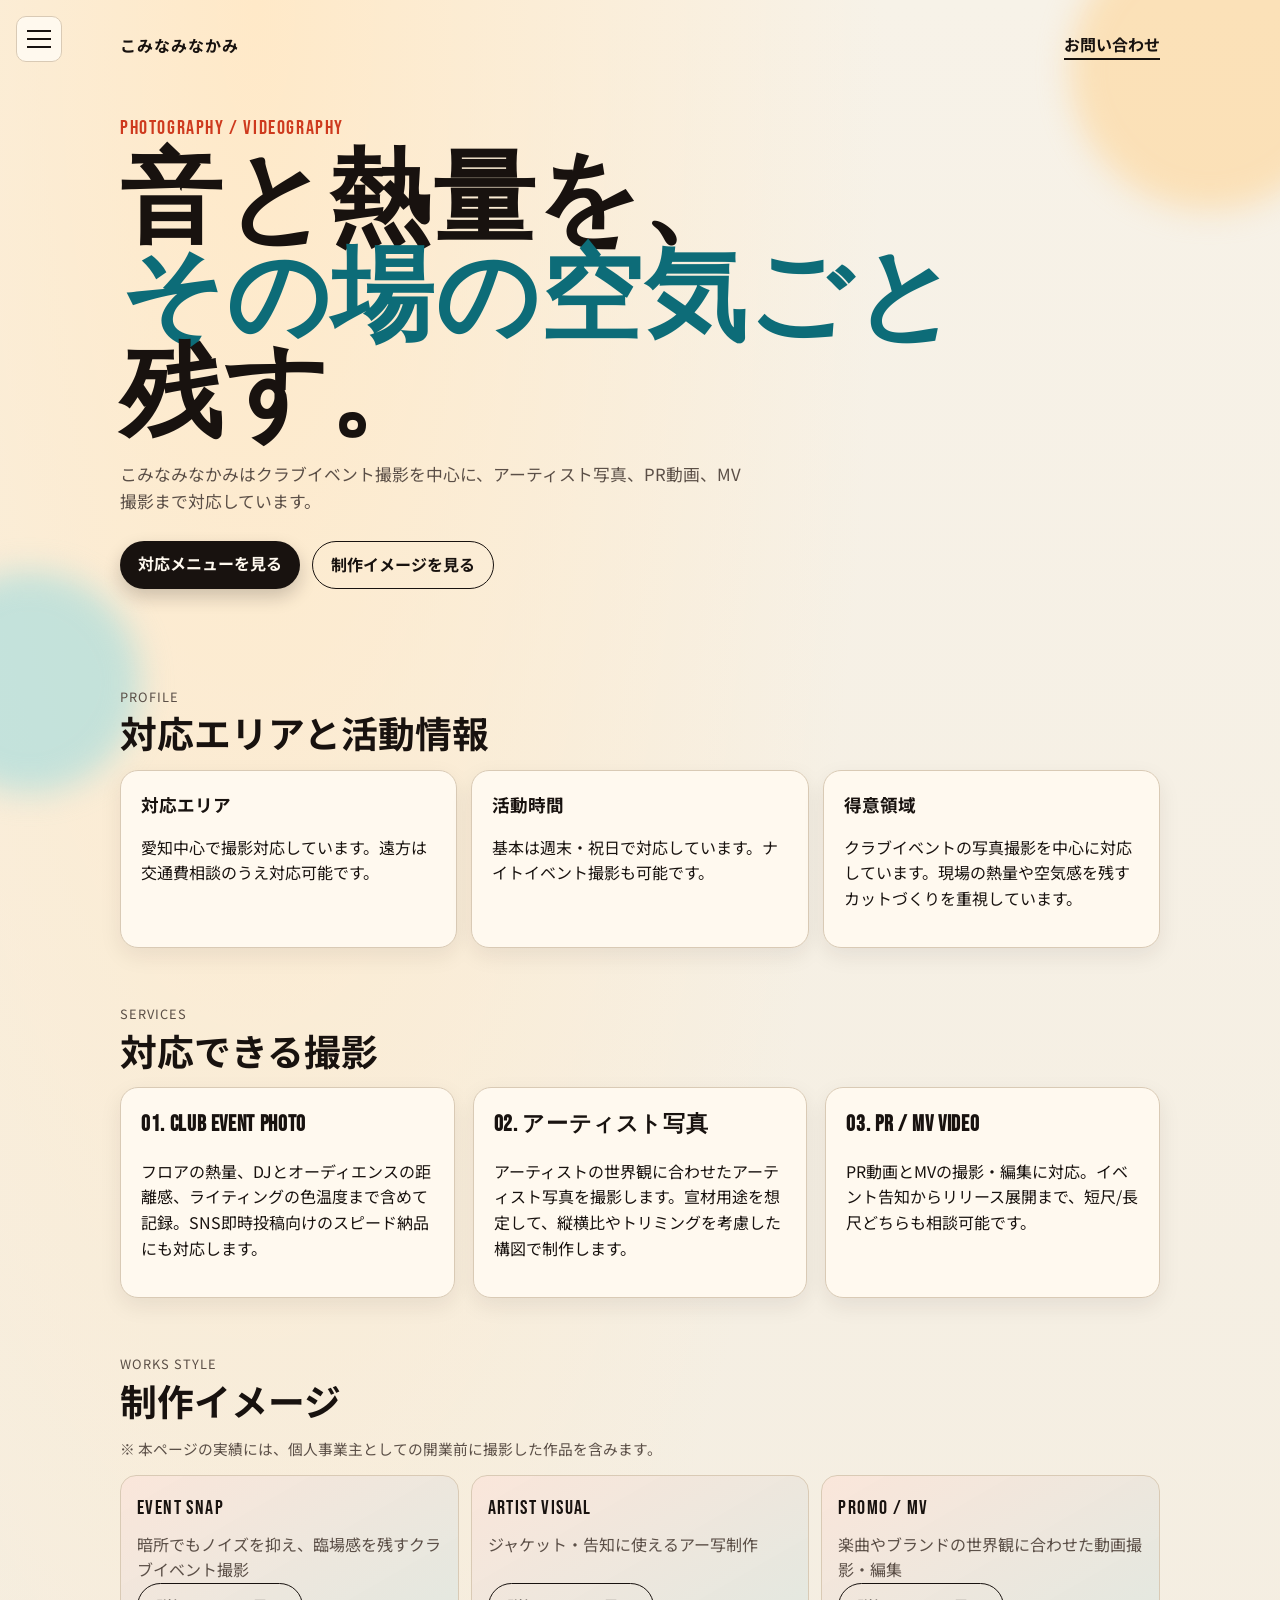
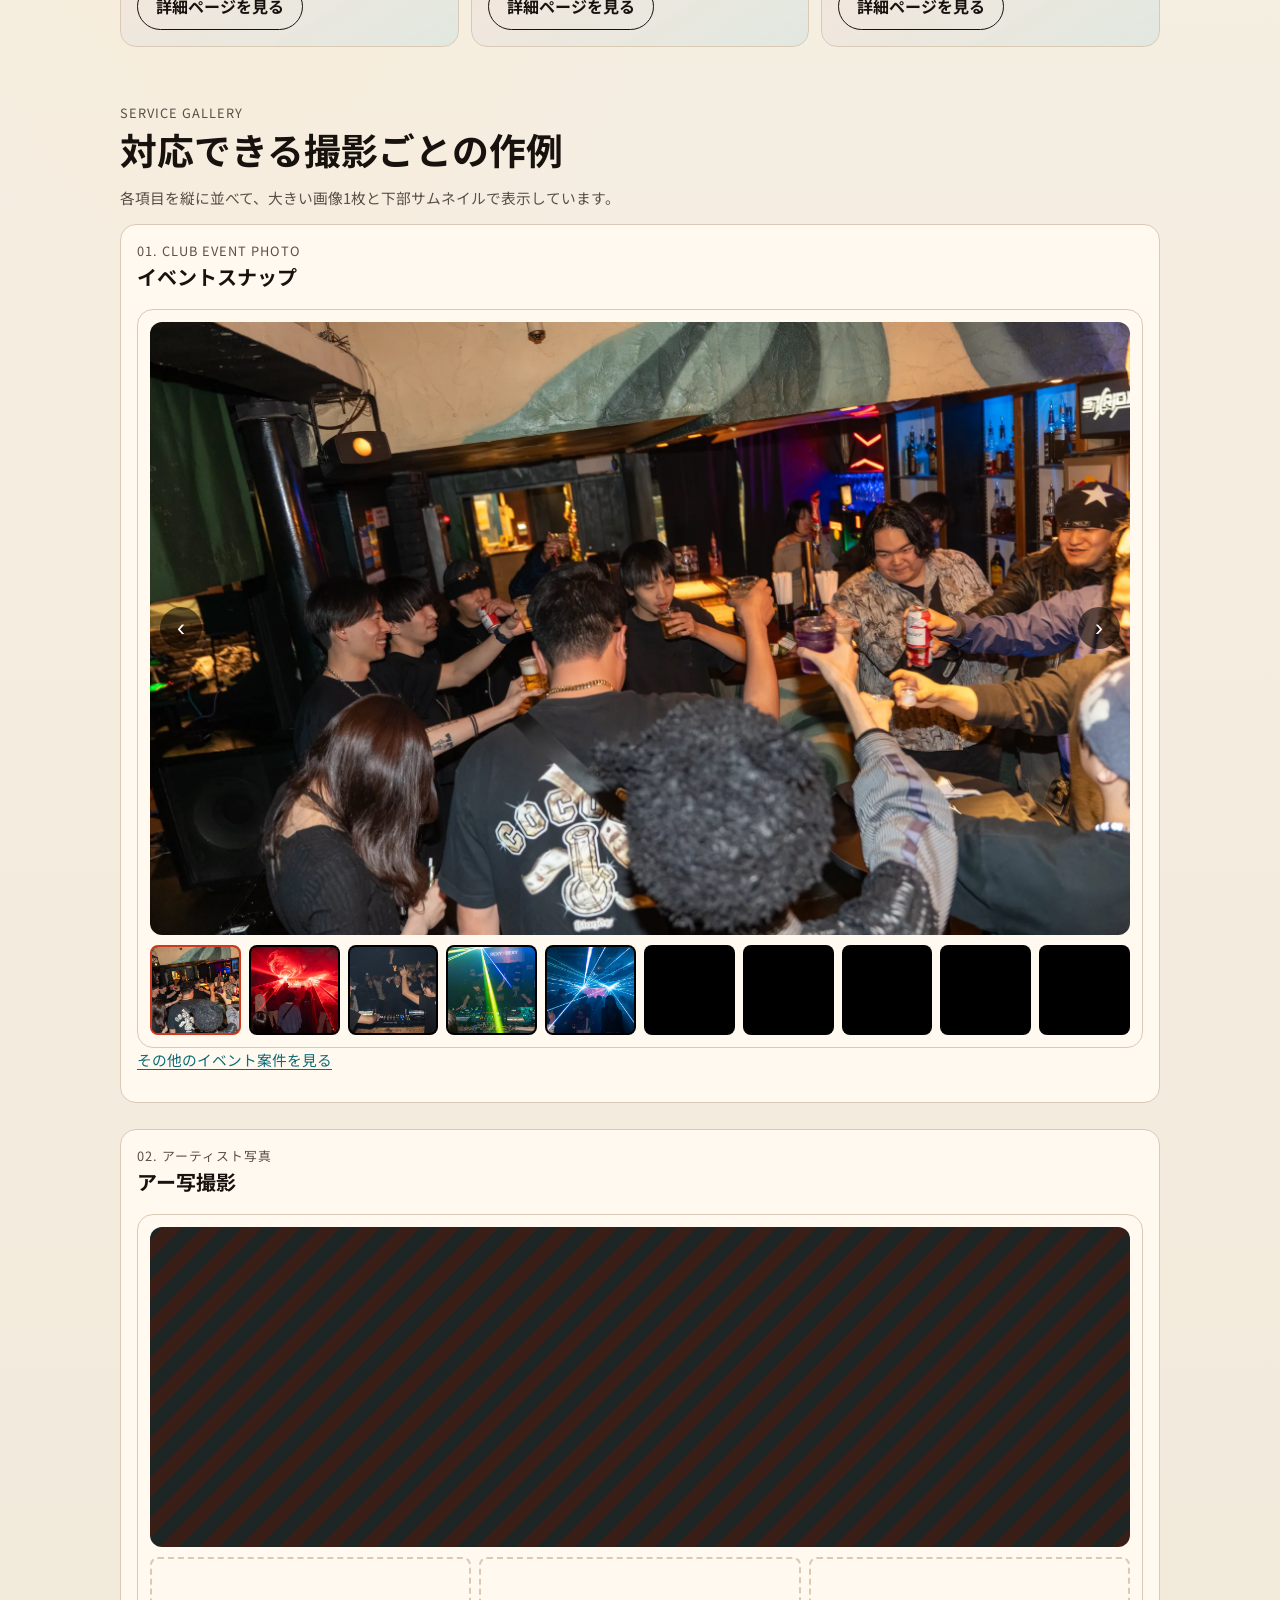
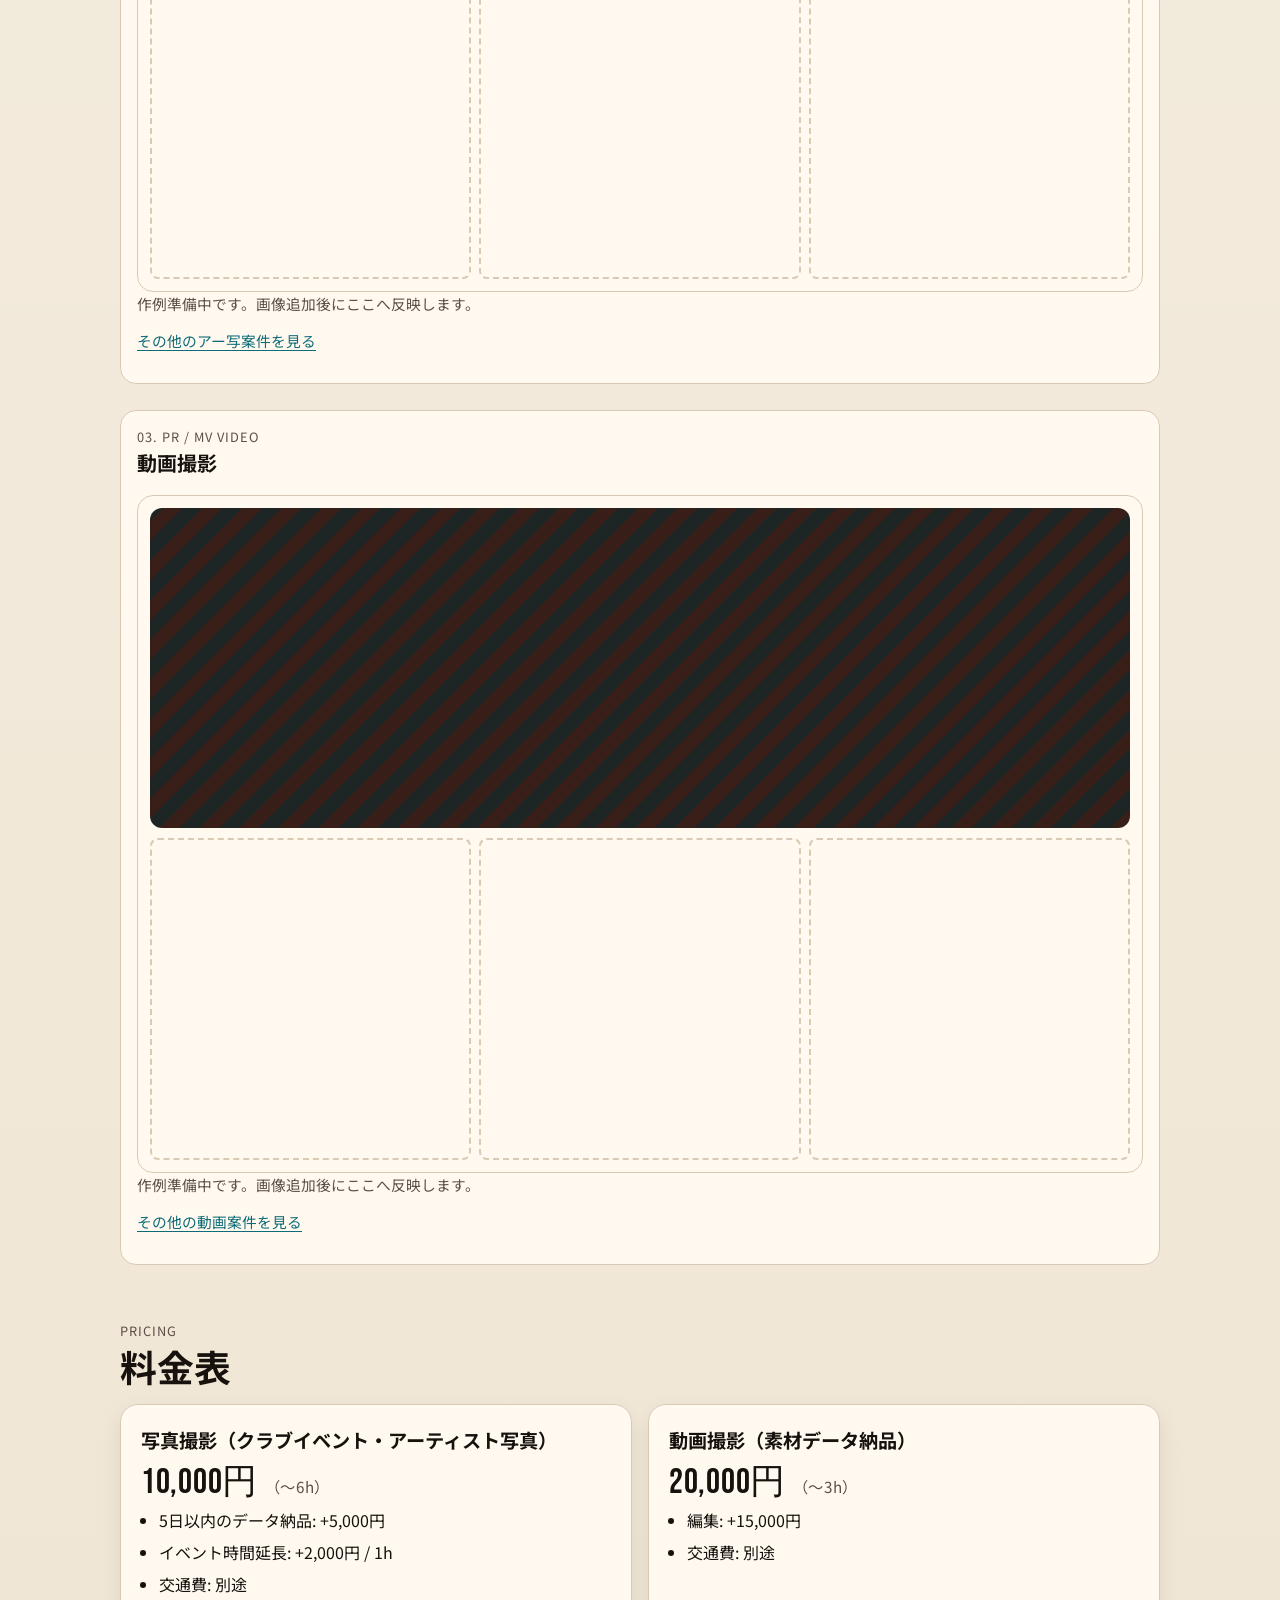
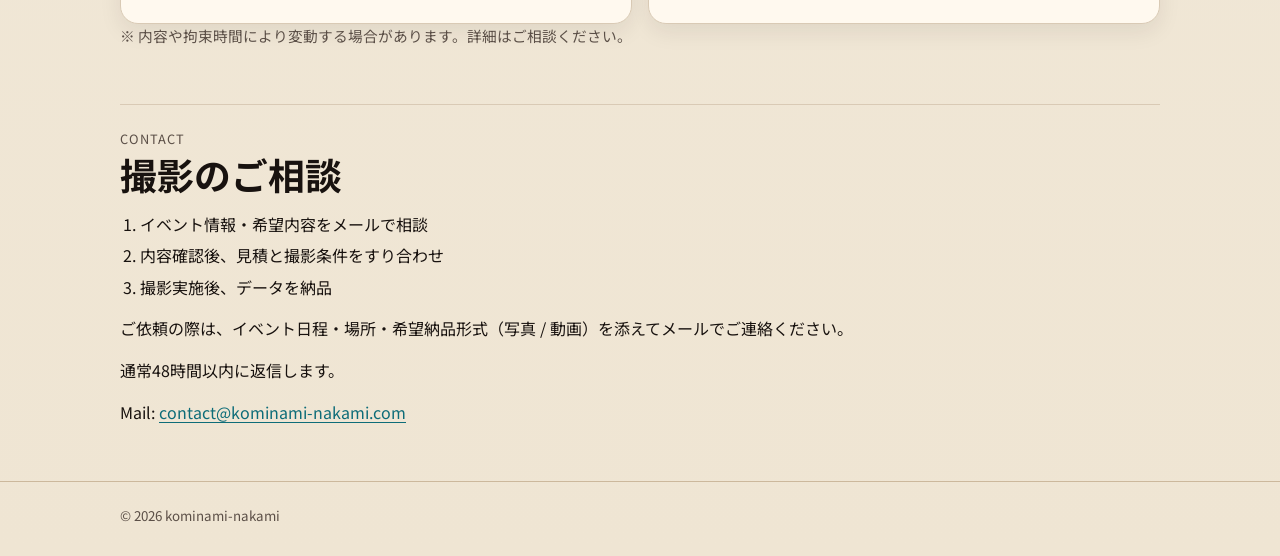
<file: index.html>
<!doctype html>
<html lang="ja">
  <head>
    <meta charset="UTF-8" />
    <meta name="viewport" content="width=device-width, initial-scale=1.0" />
    <title>こみなみなかみ | Photo & Video Portfolio</title>
    <meta
      name="description"
      content="こみなみなかみの撮影ポートフォリオ。クラブイベント撮影を軸に、アー写、PR動画、MV撮影まで対応します。"
    />
    <link rel="canonical" href="https://portfolio.kominami-nakami.com/" />
    <meta property="og:type" content="website" />
    <meta property="og:site_name" content="こみなみなかみ" />
    <meta property="og:title" content="こみなみなかみ | Photo & Video Portfolio" />
    <meta
      property="og:description"
      content="クラブイベント撮影を中心に、アー写・PR動画・MV撮影まで対応。"
    />
    <meta property="og:url" content="https://portfolio.kominami-nakami.com/" />
    <meta name="twitter:card" content="summary_large_image" />
    <link rel="preconnect" href="https://fonts.googleapis.com" />
    <link rel="preconnect" href="https://fonts.gstatic.com" crossorigin />
    <link
      href="https://fonts.googleapis.com/css2?family=Bebas+Neue&family=Noto+Sans+JP:wght@400;500;700&display=swap"
      rel="stylesheet"
    />
    <link rel="stylesheet" href="styles.css" />
  </head>
  <body>
    <div class="bg-shape bg-shape-1" aria-hidden="true"></div>
    <div class="bg-shape bg-shape-2" aria-hidden="true"></div>

    <button
      id="menuToggle"
      class="menu-toggle"
      type="button"
      aria-expanded="false"
      aria-controls="sideMenu"
      aria-label="メニューを開く"
    >
      <span></span>
      <span></span>
      <span></span>
    </button>

    <aside id="sideMenu" class="side-menu" aria-label="ページ内メニュー">
      <p class="side-menu-title">MENU</p>
      <a href="#profile">Profile</a>
      <a href="#services">Services</a>
      <a href="#works">Works</a>
      <a href="#gallery">Gallery</a>
      <a href="#pricing">Pricing</a>
      <a href="#contact">Contact</a>
    </aside>

    <header class="hero container">
      <nav class="topnav">
        <p class="logo">こみなみなかみ</p>
        <a class="cta" href="#contact">お問い合わせ</a>
      </nav>

      <p class="eyebrow">Photography / Videography</p>
      <h1>
        音と熱量を、<br />
        <span class="headline-accent">その場の空気ごと</span><br />
        残す。
      </h1>
      <p class="lead">
        こみなみなかみはクラブイベント撮影を中心に、アーティスト写真、PR動画、MV撮影まで対応しています。
      </p>
      <div class="hero-actions">
        <a class="button primary" href="#services">対応メニューを見る</a>
        <a class="button ghost" href="#works">制作イメージを見る</a>
      </div>
    </header>

    <main class="container">
      <section id="profile" class="section reveal">
        <div class="section-head">
          <p class="kicker">Profile</p>
          <h2>対応エリアと活動情報</h2>
        </div>
        <div class="profile-grid">
          <article class="card profile-card">
            <h3>対応エリア</h3>
            <p>愛知中心で撮影対応しています。遠方は交通費相談のうえ対応可能です。</p>
          </article>
          <article class="card profile-card">
            <h3>活動時間</h3>
            <p>基本は週末・祝日で対応しています。ナイトイベント撮影も可能です。</p>
          </article>
          <article class="card profile-card">
            <h3>得意領域</h3>
            <p>クラブイベントの写真撮影を中心に対応しています。現場の熱量や空気感を残すカットづくりを重視しています。</p>
          </article>
        </div>
      </section>

      <section id="services" class="section reveal">
        <div class="section-head">
          <p class="kicker">Services</p>
          <h2>対応できる撮影</h2>
        </div>
        <div class="service-grid">
          <article class="card service">
            <h3>01. Club Event Photo</h3>
            <p>
              フロアの熱量、DJとオーディエンスの距離感、ライティングの色温度まで含めて記録。SNS即時投稿向けのスピード納品にも対応します。
            </p>
          </article>
          <article class="card service">
            <h3>02. アーティスト写真</h3>
            <p>
              アーティストの世界観に合わせたアーティスト写真を撮影します。宣材用途を想定して、縦横比やトリミングを考慮した構図で制作します。
            </p>
          </article>
          <article class="card service">
            <h3>03. PR / MV Video</h3>
            <p>
              PR動画とMVの撮影・編集に対応。イベント告知からリリース展開まで、短尺/長尺どちらも相談可能です。
            </p>
          </article>
        </div>
      </section>

      <section id="works" class="section reveal">
        <div class="section-head">
          <p class="kicker">Works Style</p>
          <h2>制作イメージ</h2>
        </div>
        <p class="notice">
          ※ 本ページの実績には、個人事業主としての開業前に撮影した作品を含みます。
        </p>
        <div class="work-grid">
          <article class="work-item">
            <p class="work-label">EVENT SNAP</p>
            <p class="work-copy">暗所でもノイズを抑え、臨場感を残すクラブイベント撮影</p>
            <a class="button ghost" href="work-eventsnap.html">詳細ページを見る</a>
          </article>
          <article class="work-item">
            <p class="work-label">ARTIST VISUAL</p>
            <p class="work-copy">ジャケット・告知に使えるアー写制作</p>
            <a class="button ghost" href="work-artist-visual.html">詳細ページを見る</a>
          </article>
          <article class="work-item">
            <p class="work-label">PROMO / MV</p>
            <p class="work-copy">楽曲やブランドの世界観に合わせた動画撮影・編集</p>
            <a class="button ghost" href="work-video.html">詳細ページを見る</a>
          </article>
        </div>
      </section>

      <section id="gallery" class="section reveal">
        <div class="section-head">
          <p class="kicker">Service Gallery</p>
          <h2>対応できる撮影ごとの作例</h2>
        </div>
        <p class="notice">各項目を縦に並べて、大きい画像1枚と下部サムネイルで表示しています。</p>
        <div class="service-gallery-list">
          <article class="service-gallery-item">
            <div class="section-head">
              <p class="kicker">01. Club Event Photo</p>
              <h3>イベントスナップ</h3>
            </div>
            <div class="slideshow">
              <div class="slide-main-wrap">
                <button class="slide-nav prev" type="button" aria-label="前の写真">‹</button>
                <img
                  class="slide-main zoomable"
                  src="works/EVENTSNAP/STRIDE_20260307/20260307_STRIDE-4.webp"
                  alt="イベントスナップ作例 1"
                  decoding="async"
                />
                <button class="slide-nav next" type="button" aria-label="次の写真">›</button>
              </div>
              <div class="slide-thumbs" aria-label="イベントスナップのサムネイル一覧">
                <button class="thumb is-active" type="button" data-src="works/EVENTSNAP/STRIDE_20260307/20260307_STRIDE-4.webp" data-alt="イベントスナップ作例 1">
                  <img src="works/EVENTSNAP/STRIDE_20260307/20260307_STRIDE-4.webp" alt="イベントスナップサムネイル 1" loading="lazy" decoding="async" />
                </button>
                <button class="thumb" type="button" data-src="works/EVENTSNAP/STRIDE_20260307/20260307_STRIDE-61.webp" data-alt="イベントスナップ作例 2">
                  <img src="works/EVENTSNAP/STRIDE_20260307/20260307_STRIDE-61.webp" alt="イベントスナップサムネイル 2" loading="lazy" decoding="async" />
                </button>
                <button class="thumb" type="button" data-src="works/EVENTSNAP/STRIDE_20260307/20260307_STRIDE-87.webp" data-alt="イベントスナップ作例 3">
                  <img src="works/EVENTSNAP/STRIDE_20260307/20260307_STRIDE-87.webp" alt="イベントスナップサムネイル 3" loading="lazy" decoding="async" />
                </button>
                <button class="thumb" type="button" data-src="works/EVENTSNAP/STRIDE_20260307/20260307_STRIDE-95.webp" data-alt="イベントスナップ作例 4">
                  <img src="works/EVENTSNAP/STRIDE_20260307/20260307_STRIDE-95.webp" alt="イベントスナップサムネイル 4" loading="lazy" decoding="async" />
                </button>
                <button class="thumb" type="button" data-src="works/EVENTSNAP/STRIDE_20260307/20260307_STRIDE-113.webp" data-alt="イベントスナップ作例 5">
                  <img src="works/EVENTSNAP/STRIDE_20260307/20260307_STRIDE-113.webp" alt="イベントスナップサムネイル 5" loading="lazy" decoding="async" />
                </button>
                <button class="thumb" type="button" data-src="works/EVENTSNAP/STRIDE_20260307/20260307_STRIDE-139.webp" data-alt="イベントスナップ作例 6">
                  <img src="works/EVENTSNAP/STRIDE_20260307/20260307_STRIDE-139.webp" alt="イベントスナップサムネイル 6" loading="lazy" decoding="async" />
                </button>
                <button class="thumb" type="button" data-src="works/EVENTSNAP/STRIDE_20260307/20260307_STRIDE-149.webp" data-alt="イベントスナップ作例 7">
                  <img src="works/EVENTSNAP/STRIDE_20260307/20260307_STRIDE-149.webp" alt="イベントスナップサムネイル 7" loading="lazy" decoding="async" />
                </button>
                <button class="thumb" type="button" data-src="works/EVENTSNAP/STRIDE_20260307/20260307_STRIDE-154.webp" data-alt="イベントスナップ作例 8">
                  <img src="works/EVENTSNAP/STRIDE_20260307/20260307_STRIDE-154.webp" alt="イベントスナップサムネイル 8" loading="lazy" decoding="async" />
                </button>
                <button class="thumb" type="button" data-src="works/EVENTSNAP/STRIDE_20260307/20260307_STRIDE-156.webp" data-alt="イベントスナップ作例 9">
                  <img src="works/EVENTSNAP/STRIDE_20260307/20260307_STRIDE-156.webp" alt="イベントスナップサムネイル 9" loading="lazy" decoding="async" />
                </button>
                <button class="thumb" type="button" data-src="works/EVENTSNAP/STRIDE_20260307/20260307_STRIDE-185.webp" data-alt="イベントスナップ作例 10">
                  <img src="works/EVENTSNAP/STRIDE_20260307/20260307_STRIDE-185.webp" alt="イベントスナップサムネイル 10" loading="lazy" decoding="async" />
                </button>
              </div>
            </div>
            <p class="notice"><a href="work-eventsnap.html">その他のイベント案件を見る</a></p>
          </article>

          <article class="service-gallery-item">
            <div class="section-head">
              <p class="kicker">02. アーティスト写真</p>
              <h3>アー写撮影</h3>
            </div>
            <div class="slideshow placeholder-slideshow" aria-label="アー写撮影の作例枠">
              <div class="slide-main-wrap placeholder-main" aria-hidden="true"></div>
              <div class="placeholder-thumbs" aria-hidden="true">
                <div class="placeholder-thumb"></div>
                <div class="placeholder-thumb"></div>
                <div class="placeholder-thumb"></div>
              </div>
            </div>
            <p class="notice">作例準備中です。画像追加後にここへ反映します。</p>
            <p class="notice"><a href="work-artist-visual.html">その他のアー写案件を見る</a></p>
          </article>

          <article class="service-gallery-item">
            <div class="section-head">
              <p class="kicker">03. PR / MV Video</p>
              <h3>動画撮影</h3>
            </div>
            <div class="slideshow placeholder-slideshow" aria-label="動画撮影の作例枠">
              <div class="slide-main-wrap placeholder-main" aria-hidden="true"></div>
              <div class="placeholder-thumbs" aria-hidden="true">
                <div class="placeholder-thumb"></div>
                <div class="placeholder-thumb"></div>
                <div class="placeholder-thumb"></div>
              </div>
            </div>
            <p class="notice">作例準備中です。画像追加後にここへ反映します。</p>
            <p class="notice"><a href="work-video.html">その他の動画案件を見る</a></p>
          </article>
        </div>
      </section>

      <section id="pricing" class="section reveal">
        <div class="section-head">
          <p class="kicker">Pricing</p>
          <h2>料金表</h2>
        </div>
        <div class="pricing-grid">
          <article class="card pricing-card">
            <h3>写真撮影（クラブイベント・アーティスト写真）</h3>
            <p class="price">10,000円 <span>（〜6h）</span></p>
            <ul>
              <li>5日以内のデータ納品: +5,000円</li>
              <li>イベント時間延長: +2,000円 / 1h</li>
              <li>交通費: 別途</li>
            </ul>
          </article>
          <article class="card pricing-card">
            <h3>動画撮影（素材データ納品）</h3>
            <p class="price">20,000円 <span>（〜3h）</span></p>
            <ul>
              <li>編集: +15,000円</li>
              <li>交通費: 別途</li>
            </ul>
          </article>
        </div>
        <p class="notice">※ 内容や拘束時間により変動する場合があります。詳細はご相談ください。</p>
      </section>

      <section id="contact" class="section contact reveal">
        <div class="section-head">
          <p class="kicker">Contact</p>
          <h2>撮影のご相談</h2>
        </div>
        <ol class="flow-list">
          <li>イベント情報・希望内容をメールで相談</li>
          <li>内容確認後、見積と撮影条件をすり合わせ</li>
          <li>撮影実施後、データを納品</li>
        </ol>
        <p>
          ご依頼の際は、イベント日程・場所・希望納品形式（写真 / 動画）を添えてメールでご連絡ください。
        </p>
        <p>通常48時間以内に返信します。</p>
        <p>
          Mail:
          <a href="mailto:contact@kominami-nakami.com">contact@kominami-nakami.com</a>
        </p>
      </section>
    </main>

    <footer class="footer">
      <div class="container">
        <small>© 2026 kominami-nakami</small>
      </div>
    </footer>

    <script src="site.js"></script>
  </body>
</html>
</file>
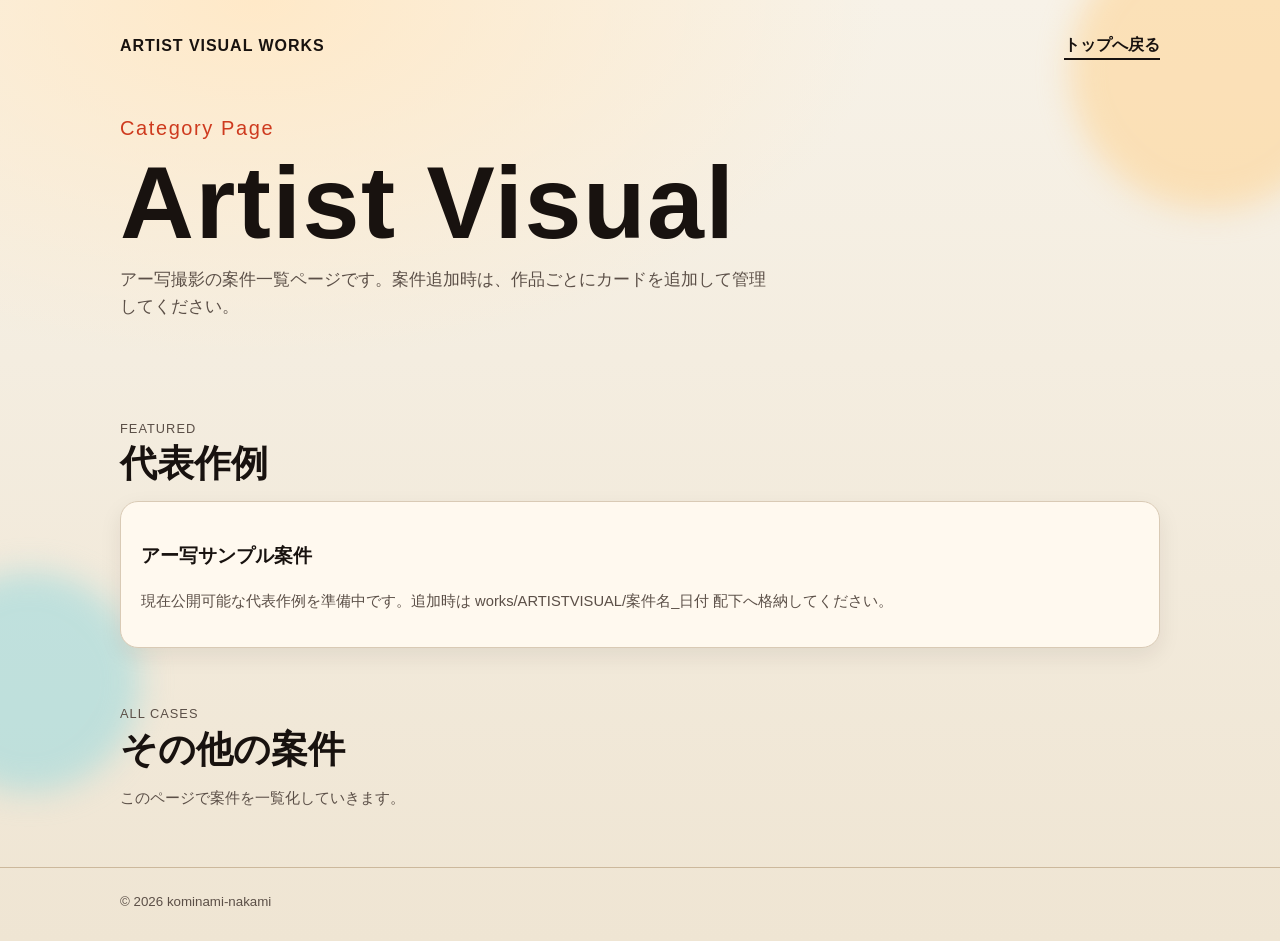
<file: work-artist-visual.html>
<!doctype html>
<html lang="ja">
  <head>
    <meta charset="UTF-8" />
    <meta name="viewport" content="width=device-width, initial-scale=1.0" />
    <title>Artist Visual Works | こみなみなかみ</title>
    <meta
      name="description"
      content="アーティスト写真の作例一覧ページ。トップは代表作例のみ、その他の案件はこのページで掲載します。"
    />
    <link rel="stylesheet" href="styles.css" />
  </head>
  <body>
    <div class="bg-shape bg-shape-1" aria-hidden="true"></div>
    <div class="bg-shape bg-shape-2" aria-hidden="true"></div>

    <header class="hero container">
      <nav class="topnav">
        <p class="logo">ARTIST VISUAL WORKS</p>
        <a class="cta" href="index.html#gallery">トップへ戻る</a>
      </nav>
      <p class="eyebrow">Category Page</p>
      <h1>Artist Visual</h1>
      <p class="lead">アー写撮影の案件一覧ページです。案件追加時は、作品ごとにカードを追加して管理してください。</p>
    </header>

    <main class="container">
      <section class="section reveal">
        <div class="section-head">
          <p class="kicker">Featured</p>
          <h2>代表作例</h2>
        </div>
        <article class="card">
          <h3>アー写サンプル案件</h3>
          <p class="notice">現在公開可能な代表作例を準備中です。追加時は works/ARTISTVISUAL/案件名_日付 配下へ格納してください。</p>
        </article>
      </section>

      <section class="section reveal">
        <div class="section-head">
          <p class="kicker">All Cases</p>
          <h2>その他の案件</h2>
        </div>
        <p class="notice">このページで案件を一覧化していきます。</p>
      </section>
    </main>

    <footer class="footer">
      <div class="container">
        <small>© 2026 kominami-nakami</small>
      </div>
    </footer>

    <script src="site.js"></script>
  </body>
</html>
</file>
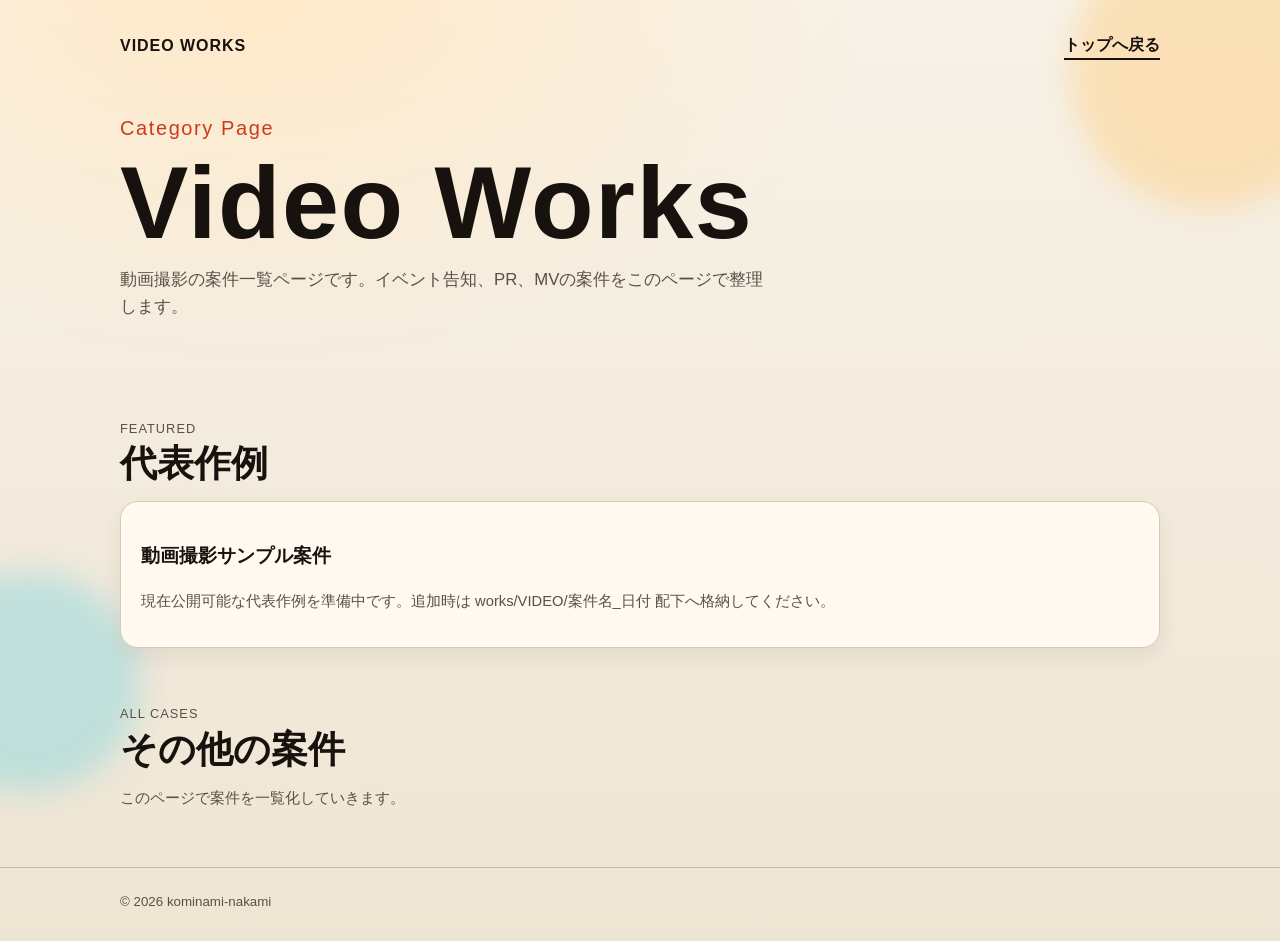
<file: work-video.html>
<!doctype html>
<html lang="ja">
  <head>
    <meta charset="UTF-8" />
    <meta name="viewport" content="width=device-width, initial-scale=1.0" />
    <title>Video Works | こみなみなかみ</title>
    <meta
      name="description"
      content="動画撮影の作例一覧ページ。トップは代表作例のみ、その他の案件はこのページで掲載します。"
    />
    <link rel="stylesheet" href="styles.css" />
  </head>
  <body>
    <div class="bg-shape bg-shape-1" aria-hidden="true"></div>
    <div class="bg-shape bg-shape-2" aria-hidden="true"></div>

    <header class="hero container">
      <nav class="topnav">
        <p class="logo">VIDEO WORKS</p>
        <a class="cta" href="index.html#gallery">トップへ戻る</a>
      </nav>
      <p class="eyebrow">Category Page</p>
      <h1>Video Works</h1>
      <p class="lead">動画撮影の案件一覧ページです。イベント告知、PR、MVの案件をこのページで整理します。</p>
    </header>

    <main class="container">
      <section class="section reveal">
        <div class="section-head">
          <p class="kicker">Featured</p>
          <h2>代表作例</h2>
        </div>
        <article class="card">
          <h3>動画撮影サンプル案件</h3>
          <p class="notice">現在公開可能な代表作例を準備中です。追加時は works/VIDEO/案件名_日付 配下へ格納してください。</p>
        </article>
      </section>

      <section class="section reveal">
        <div class="section-head">
          <p class="kicker">All Cases</p>
          <h2>その他の案件</h2>
        </div>
        <p class="notice">このページで案件を一覧化していきます。</p>
      </section>
    </main>

    <footer class="footer">
      <div class="container">
        <small>© 2026 kominami-nakami</small>
      </div>
    </footer>

    <script src="site.js"></script>
  </body>
</html>
</file>
<file: styles.css>
:root {
  --bg: #f7f2e8;
  --bg-strong: #efe5d3;
  --surface: #fff9ef;
  --text: #18120f;
  --muted: #5b4f47;
  --accent: #ce3a1e;
  --accent-2: #0d6c78;
  --border: #d9cab5;
}

* {
  box-sizing: border-box;
}

body {
  margin: 0;
  font-family: "Noto Sans JP", "Segoe UI", sans-serif;
  background:
    radial-gradient(70% 55% at 20% 0%, #ffe9c8 0%, transparent 70%),
    linear-gradient(180deg, var(--bg) 0%, var(--bg-strong) 100%);
  color: var(--text);
  line-height: 1.6;
  overflow-x: hidden;
}

.menu-toggle {
  position: fixed;
  top: 16px;
  left: 16px;
  z-index: 30;
  width: 46px;
  height: 46px;
  padding: 10px;
  display: inline-flex;
  flex-direction: column;
  justify-content: center;
  gap: 6px;
  border: 1px solid var(--border);
  border-radius: 10px;
  background: rgba(255, 249, 239, 0.96);
  cursor: pointer;
}

.menu-toggle span {
  display: block;
  width: 100%;
  height: 2px;
  background: var(--text);
  transition: transform 0.2s ease, opacity 0.2s ease;
}

.menu-toggle.is-open span:nth-child(1) {
  transform: translateY(8px) rotate(45deg);
}

.menu-toggle.is-open span:nth-child(2) {
  opacity: 0;
}

.menu-toggle.is-open span:nth-child(3) {
  transform: translateY(-8px) rotate(-45deg);
}

.side-menu {
  position: fixed;
  top: 68px;
  left: 16px;
  z-index: 20;
  display: flex;
  flex-direction: column;
  gap: 8px;
  padding: 12px;
  border: 1px solid var(--border);
  border-radius: 12px;
  background: rgba(255, 249, 239, 0.9);
  backdrop-filter: blur(4px);
  min-width: 170px;
  opacity: 0;
  pointer-events: none;
  transform: translateY(-8px);
  transition: opacity 0.2s ease, transform 0.2s ease;
}

.side-menu.is-open {
  opacity: 1;
  pointer-events: auto;
  transform: translateY(0);
}

.side-menu-title {
  margin: 0 0 2px;
  font-size: 0.75rem;
  letter-spacing: 0.08em;
  color: var(--muted);
}

.side-menu a {
  text-decoration: none;
  color: var(--text);
  font-size: 0.9rem;
  font-weight: 700;
}

.side-menu a:hover {
  color: var(--accent);
}

.container {
  width: min(1040px, 92%);
  margin: 0 auto;
}

.hero {
  position: relative;
  padding: 32px 0 64px;
  animation: fade-up 0.75s ease both;
}

.topnav {
  display: flex;
  align-items: center;
  justify-content: space-between;
  gap: 16px;
  margin-bottom: 52px;
}

.logo {
  margin: 0;
  font-weight: 700;
  letter-spacing: 0.06em;
}

.cta {
  color: var(--text);
  text-decoration: none;
  border-bottom: 2px solid var(--text);
  font-weight: 700;
}

.eyebrow {
  margin: 0;
  font-family: "Bebas Neue", Impact, sans-serif;
  font-size: 1.25rem;
  color: var(--accent);
  letter-spacing: 0.08em;
}

h1 {
  margin: 10px 0 16px;
  font-family: "Bebas Neue", Impact, sans-serif;
  font-size: clamp(2.8rem, 8vw, 6.4rem);
  line-height: 0.95;
  letter-spacing: 0.015em;
}

.headline-accent {
  color: var(--accent-2);
}

.lead {
  margin: 0;
  color: var(--muted);
  font-size: 1.05rem;
  max-width: 70ch;
}

.hero-actions {
  display: flex;
  flex-wrap: wrap;
  gap: 12px;
  margin-top: 26px;
}

.section {
  margin: 34px 0 56px;
}

.section-head {
  margin-bottom: 16px;
}

.kicker {
  margin: 0;
  color: var(--muted);
  text-transform: uppercase;
  letter-spacing: 0.08em;
  font-size: 0.8rem;
}

h2 {
  margin: 4px 0 0;
  font-size: clamp(1.6rem, 4vw, 2.3rem);
  line-height: 1.15;
}

.service-grid {
  display: grid;
  grid-template-columns: repeat(3, minmax(0, 1fr));
  gap: 18px;
}

.profile-grid {
  display: grid;
  grid-template-columns: repeat(3, minmax(0, 1fr));
  gap: 14px;
}

.profile-card h3 {
  margin: 0 0 8px;
  font-size: 1.1rem;
}

.card {
  background: var(--surface);
  border: 1px solid var(--border);
  border-radius: 18px;
  padding: 20px;
  box-shadow: 0 8px 22px rgba(34, 28, 24, 0.08);
}

.service h3 {
  margin: 0 0 10px;
  font-family: "Bebas Neue", Impact, sans-serif;
  font-size: 1.35rem;
  letter-spacing: 0.03em;
}

.work-grid {
  display: grid;
  grid-template-columns: repeat(3, minmax(0, 1fr));
  gap: 12px;
}

.notice {
  margin: 0 0 14px;
  color: var(--muted);
  font-size: 0.92rem;
}

.event-links {
  display: flex;
  flex-wrap: wrap;
  gap: 12px;
  margin: 0 0 10px;
}

.work-item {
  min-height: 170px;
  padding: 16px;
  border-radius: 16px;
  border: 1px solid var(--border);
  background:
    linear-gradient(150deg, rgba(206, 58, 30, 0.1), rgba(13, 108, 120, 0.12)),
    var(--surface);
  display: flex;
  flex-direction: column;
  justify-content: flex-start;
}

.work-label {
  margin: 0;
  font-family: "Bebas Neue", Impact, sans-serif;
  font-size: 1.25rem;
  letter-spacing: 0.07em;
}

.work-copy {
  margin: 8px 0 0;
  color: var(--muted);
}

.work-item .button {
  margin-top: auto;
  align-self: flex-start;
}

.service-gallery-list {
  display: flex;
  flex-direction: column;
  gap: 26px;
}

.service-gallery-item {
  padding: 16px;
  border: 1px solid var(--border);
  border-radius: 16px;
  background: var(--surface);
}

.service-gallery-item h3 {
  margin: 0;
  font-size: 1.25rem;
}

.slideshow {
  border: 1px solid var(--border);
  border-radius: 16px;
  padding: 12px;
  background: var(--surface);
}

.slide-main-wrap {
  position: relative;
  border-radius: 12px;
  overflow: hidden;
  background: #000;
}

.slide-main {
  display: block;
  width: 100%;
  aspect-ratio: 16 / 10;
  object-fit: cover;
  cursor: zoom-in;
}

.slide-nav {
  position: absolute;
  top: 50%;
  transform: translateY(-50%);
  width: 42px;
  height: 42px;
  border: 0;
  border-radius: 999px;
  background: rgba(0, 0, 0, 0.55);
  color: #fff;
  font-size: 1.5rem;
  cursor: pointer;
}

.slide-nav.prev {
  left: 10px;
}

.slide-nav.next {
  right: 10px;
}

.slide-thumbs {
  margin-top: 10px;
  display: grid;
  grid-template-columns: repeat(10, minmax(0, 1fr));
  gap: 8px;
}

.placeholder-main {
  min-height: 320px;
  background:
    repeating-linear-gradient(
      -45deg,
      rgba(206, 58, 30, 0.14),
      rgba(206, 58, 30, 0.14) 14px,
      rgba(13, 108, 120, 0.14) 14px,
      rgba(13, 108, 120, 0.14) 28px
    ),
    #201a17;
}

.placeholder-thumbs {
  margin-top: 10px;
  display: grid;
  grid-template-columns: repeat(3, minmax(0, 1fr));
  gap: 8px;
}

.placeholder-thumb {
  aspect-ratio: 1 / 1;
  border-radius: 8px;
  border: 2px dashed var(--border);
  background: rgba(255, 249, 239, 0.6);
}

.thumb {
  padding: 0;
  border: 2px solid transparent;
  border-radius: 8px;
  overflow: hidden;
  cursor: pointer;
  background: #000;
}

.thumb img {
  display: block;
  width: 100%;
  aspect-ratio: 1 / 1;
  object-fit: cover;
}

.thumb.is-active {
  border-color: var(--accent);
}

.lightbox {
  position: fixed;
  inset: 0;
  background: rgba(0, 0, 0, 0.88);
  display: grid;
  place-items: center;
  padding: 20px;
  opacity: 0;
  pointer-events: none;
  transition: opacity 0.2s ease;
  z-index: 999;
}

.lightbox.is-open {
  opacity: 1;
  pointer-events: auto;
}

.lightbox img {
  max-width: min(1200px, 94vw);
  max-height: 88vh;
  width: auto;
  height: auto;
  border-radius: 10px;
}

.lightbox-close {
  position: absolute;
  top: 18px;
  right: 18px;
  width: 44px;
  height: 44px;
  border: 0;
  border-radius: 999px;
  font-size: 1.6rem;
  line-height: 1;
  cursor: pointer;
  background: #fff;
  color: #111;
}

.pricing-grid {
  display: grid;
  grid-template-columns: repeat(2, minmax(0, 1fr));
  gap: 16px;
}

.pricing-card h3 {
  margin: 0;
  font-size: 1.2rem;
}

.price {
  margin: 10px 0 8px;
  font-family: "Bebas Neue", Impact, sans-serif;
  font-size: 2.2rem;
  line-height: 1;
  letter-spacing: 0.02em;
}

.price span {
  font-family: "Noto Sans JP", "Segoe UI", sans-serif;
  font-size: 0.95rem;
  color: var(--muted);
}

.pricing-card ul {
  margin: 0;
  padding-left: 18px;
}

.pricing-card li {
  margin: 6px 0;
}

.contact {
  border-top: 1px solid var(--border);
  padding-top: 24px;
}

.flow-list {
  margin: 0 0 16px;
  padding-left: 20px;
}

.flow-list li {
  margin: 6px 0;
}

a {
  color: var(--accent-2);
  text-underline-offset: 0.2em;
}

.button {
  display: inline-block;
  padding: 10px 18px;
  border-radius: 999px;
  text-decoration: none;
  font-weight: 700;
  transition: transform 0.2s ease, box-shadow 0.2s ease;
}

.button:hover {
  transform: translateY(-2px);
}

.button.primary {
  background: var(--text);
  color: var(--surface);
  box-shadow: 0 8px 18px rgba(22, 17, 15, 0.2);
}

.button.ghost {
  border: 1px solid var(--text);
  color: var(--text);
}

.bg-shape {
  position: fixed;
  z-index: -1;
  border-radius: 50%;
  filter: blur(16px);
  opacity: 0.5;
}

.bg-shape-1 {
  width: 280px;
  height: 280px;
  background: #ffcf87;
  top: -70px;
  right: -70px;
}

.bg-shape-2 {
  width: 220px;
  height: 220px;
  background: #8dd7df;
  left: -80px;
  bottom: 12%;
}

.footer {
  border-top: 1px solid #ccb89c;
  margin-top: 48px;
  padding: 20px 0 28px;
  color: var(--muted);
}

@keyframes fade-up {
  from {
    opacity: 0;
    transform: translateY(20px);
  }
  to {
    opacity: 1;
    transform: translateY(0);
  }
}

.reveal {
  animation: fade-up 0.8s ease both;
}

.reveal:nth-of-type(1) {
  animation-delay: 0.07s;
}

.reveal:nth-of-type(2) {
  animation-delay: 0.14s;
}

.reveal:nth-of-type(3) {
  animation-delay: 0.21s;
}

@media (max-width: 900px) {
  .side-menu {
    top: 68px;
    left: 16px;
    flex-direction: column;
    align-items: flex-start;
    gap: 8px;
    min-width: 160px;
  }

  .side-menu-title {
    width: auto;
  }

  .service-grid,
  .profile-grid,
  .work-grid,
  .pricing-grid {
    grid-template-columns: 1fr;
  }

  .work-item {
    min-height: 132px;
    justify-content: flex-start;
  }

  .slide-thumbs {
    grid-template-columns: repeat(5, minmax(0, 1fr));
  }

  .hero {
    padding-top: 20px;
  }

  h1 {
    line-height: 1;
  }
}

@media (prefers-reduced-motion: reduce) {
  *,
  *::before,
  *::after {
    animation: none !important;
    transition: none !important;
  }
}
</file>
